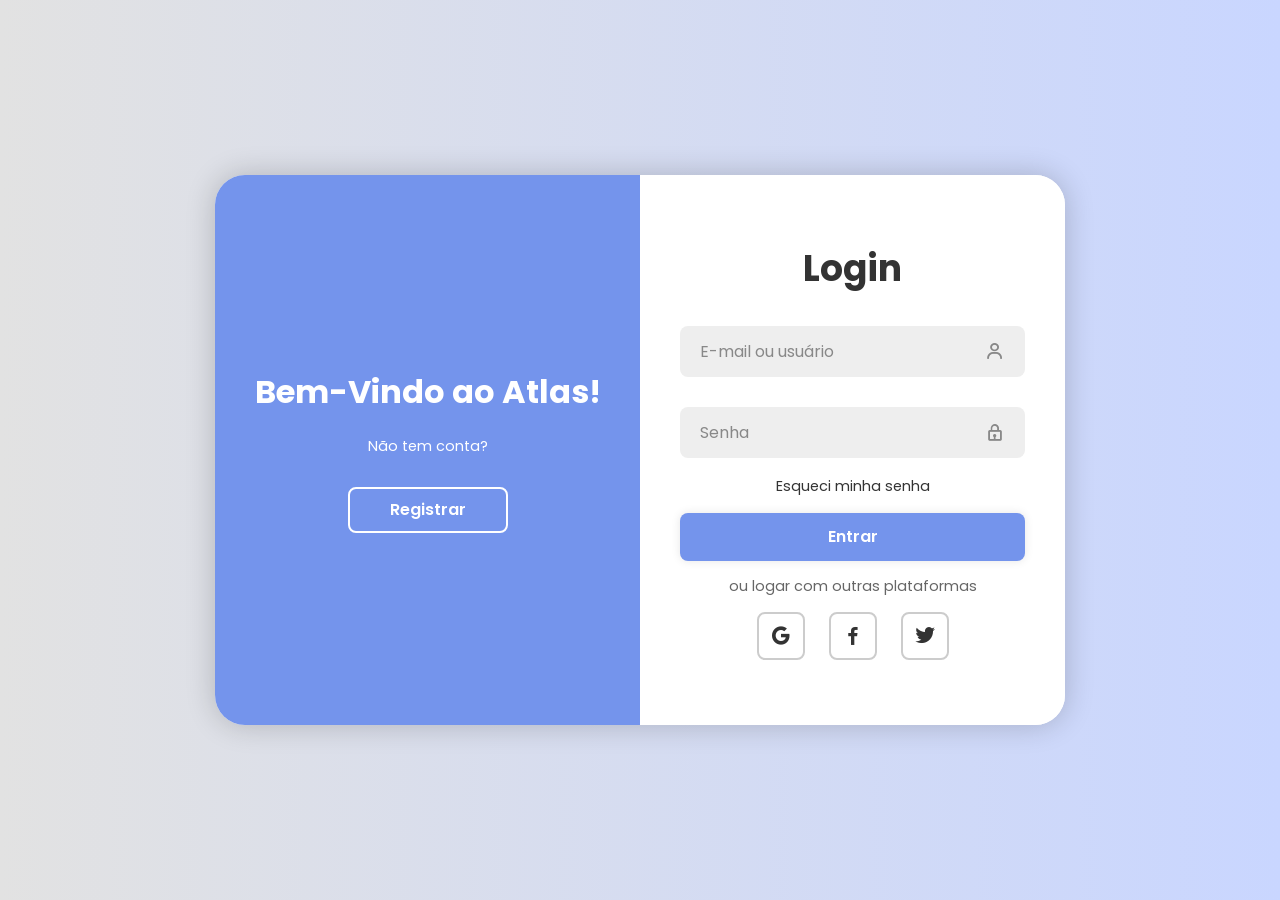
<file: index.html>
<!DOCTYPE html>
<html lang="pt-BR">
<head>
    <meta charset="UTF-8">
    <meta name="viewport" content="width=device-width, initial-scale=1.0">
    <title>Login & Registro - Atlas</title>
  <link rel="stylesheet" href="tela.css">
    <link href='https://unpkg.com/boxicons@2.1.4/css/boxicons.min.css' rel='stylesheet'>
</head>
<body>
  <div class="container">

    <!-- FORMULÁRIO DE LOGIN -->
    <div class="form-box login">
      <div class="form-inner">
        <h1>Login</h1>

        <div class="input-box">
          <input type="text" id="login-user" placeholder="E-mail ou usuário" required>
          <i class='bx bx-user'></i>
        </div>

        <div class="input-box">
          <input type="password" id="login-pass" placeholder="Senha" required>
          <i class='bx bx-lock'></i>
        </div>

        <div class="forgot-link">
          <a href="esq_senha.html">Esqueci minha senha</a>
        </div>

        <!--
          IMPORTANTE: type="button" evita que o <form> recarregue a página.
          onclick="handleLogin()" chama a função do script.js.
        -->
        <button type="button" class="btn" onclick="handleLogin()">Entrar</button>

        <p>ou logar com outras plataformas</p>
        <div class="social-icons">
          <a href="#"><i class='bx bxl-google'></i></a>
          <a href="#"><i class='bx bxl-facebook'></i></a>
          <a href="#"><i class='bx bxl-twitter'></i></a>
        </div>
      </div>
    </div>

    <!-- FORMULÁRIO DE REGISTRO -->
    <div class="form-box register">
      <div class="form-inner">
        <h1>Registrar</h1>

        <div class="input-box">
          <input type="text" id="reg-nome" placeholder="Seu nome" required>
          <i class='bx bx-user'></i>
        </div>
        <div class="input-box">
          <input type="email" id="reg-email" placeholder="E-mail" required>
          <i class='bx bx-envelope'></i>
        </div>
        <div class="input-box">
          <input type="password" id="reg-pass" placeholder="Senha (mín. 6 caracteres)" required>
          <i class='bx bx-lock'></i>
        </div>

        <!-- type="button" + onclick — mesma razão do login acima -->
        <button type="button" class="btn" onclick="handleRegister()">Criar conta</button>

        <p>ou registrar com outras plataformas</p>
        <div class="social-icons">
          <a href="#"><i class='bx bxl-google'></i></a>
          <a href="#"><i class='bx bxl-facebook'></i></a>
          <a href="#"><i class='bx bxl-twitter'></i></a>
        </div>
      </div>
    </div>

    <!-- PAINEL DE TOGGLE (fundo azul deslizante) -->
    <div class="toggle-box">
      <div class="toggle-panel toggle-left">
        <h1>Bem-Vindo ao Atlas!</h1>
        <p>Não tem conta?</p>
        <button class="btn register-btn">Registrar</button>
      </div>
      <div class="toggle-panel toggle-right">
        <h1>Bem-vindo de volta!</h1>
        <p>Já tem conta?</p>
        <button class="btn login-btn">Login</button>
      </div>
    </div>

  </div>

  <script src="script.js"></script>
</body>
</html>
</file>
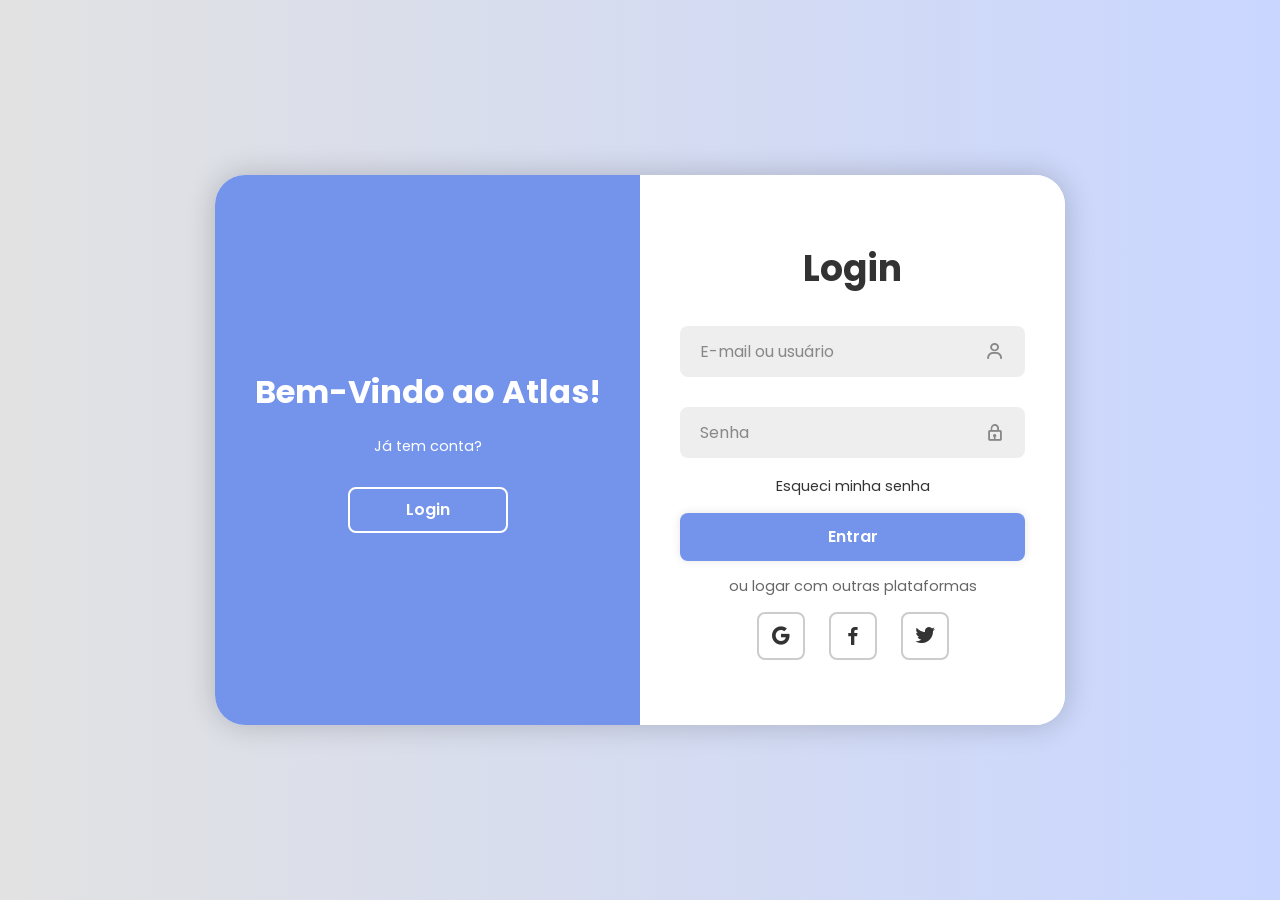
<file: pasta_login_registrar/index.html>
<!DOCTYPE html>
<html lang="pt-BR">
<head>
    <meta charset="UTF-8">
    <meta name="viewport" content="width=device-width, initial-scale=1.0">
    <title>Login & Registro - Atlas</title>
    <link rel="stylesheet" href="style.css">
    <link href='https://unpkg.com/boxicons@2.1.4/css/boxicons.min.css' rel='stylesheet'>
</head>
<body>
  <div class="container">

    <!-- FORMULÁRIO DE LOGIN -->
    <div class="form-box login">
      <div class="form-inner">
        <h1>Login</h1>

        <div class="input-box">
          <input type="text" id="login-user" placeholder="E-mail ou usuário" required>
          <i class='bx bx-user'></i>
        </div>

        <div class="input-box">
          <input type="password" id="login-pass" placeholder="Senha" required>
          <i class='bx bx-lock'></i>
        </div>

        <div class="forgot-link">
          <a href="../esqueci_senha/esq_senha.html">Esqueci minha senha</a>
        </div>

        <!--
          IMPORTANTE: type="button" evita que o <form> recarregue a página.
          onclick="handleLogin()" chama a função do script.js.
        -->
        <button type="button" class="btn" onclick="handleLogin()">Entrar</button>

        <p>ou logar com outras plataformas</p>
        <div class="social-icons">
          <a href="#"><i class='bx bxl-google'></i></a>
          <a href="#"><i class='bx bxl-facebook'></i></a>
          <a href="#"><i class='bx bxl-twitter'></i></a>
        </div>
      </div>
    </div>

    <!-- FORMULÁRIO DE REGISTRO -->
    <div class="form-box register">
      <div class="form-inner">
        <h1>Registrar</h1>

        <div class="input-box">
          <input type="text" id="reg-nome" placeholder="Seu nome" required>
          <i class='bx bx-user'></i>
        </div>
        <div class="input-box">
          <input type="email" id="reg-email" placeholder="E-mail" required>
          <i class='bx bx-envelope'></i>
        </div>
        <div class="input-box">
          <input type="password" id="reg-pass" placeholder="Senha (mín. 6 caracteres)" required>
          <i class='bx bx-lock'></i>
        </div>

        <!-- type="button" + onclick — mesma razão do login acima -->
        <button type="button" class="btn" onclick="handleRegister()">Criar conta</button>

        <p>ou registrar com outras plataformas</p>
        <div class="social-icons">
          <a href="#"><i class='bx bxl-google'></i></a>
          <a href="#"><i class='bx bxl-facebook'></i></a>
          <a href="#"><i class='bx bxl-twitter'></i></a>
        </div>
      </div>
    </div>

    <!-- PAINEL DE TOGGLE (fundo azul deslizante) -->
    <div class="toggle-box">
      <div class="toggle-panel toggle-left">
        <h1>Bem-Vindo ao Atlas!</h1>
        <p>Já tem conta?</p>
        <button class="btn register-btn">Login</button>
      </div>
      <div class="toggle-panel toggle-right">
        <h1>Bem-vindo de volta!</h1>
        <p>Não tem conta?</p>
        <button class="btn login-btn">Registrar</button>
      </div>
    </div>

  </div>

  <script src="script.js"></script>
</body>
</html>
</file>
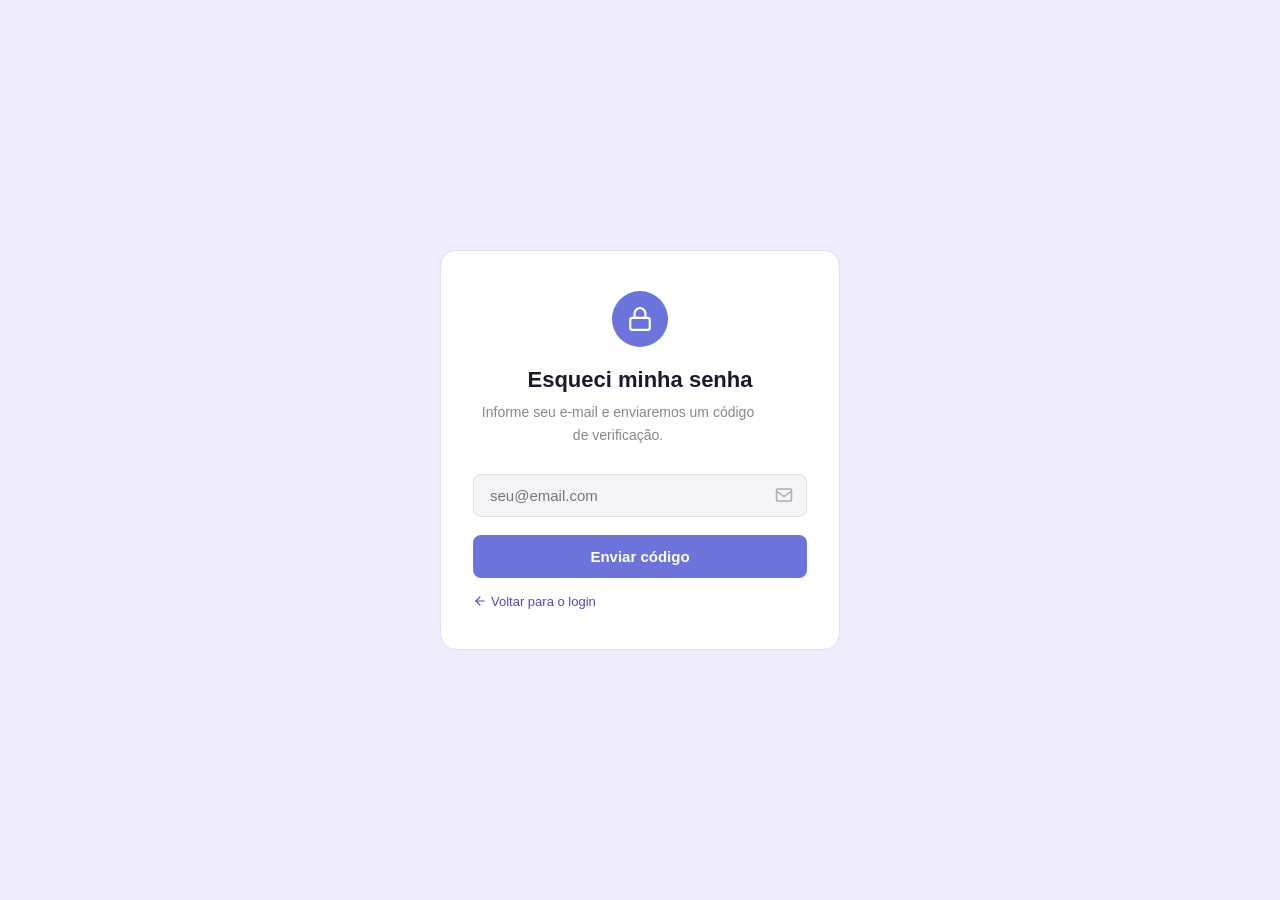
<file: esq_senha.html>
<!DOCTYPE html>
<html lang="pt-BR">
<head>
  <meta charset="UTF-8" />
  <meta name="viewport" content="width=device-width, initial-scale=1.0"/>
  <title>Esqueci minha senha - Atlas</title>
  <link rel="stylesheet" href="style.css" />
</head>
<body>

  <div class="card">

    <div class="logo-circle">
      <svg viewBox="0 0 24 24"><rect x="3" y="11" width="18" height="11" rx="2"/><path d="M7 11V7a5 5 0 0 1 10 0v4"/></svg>
    </div>

    <h1>Esqueci minha senha</h1>

    <!-- ETAPA 1: E-MAIL -->
    <div id="step1">
      <p class="subtitle">Informe seu e-mail e enviaremos um código de verificação.</p>

      <div class="field">
        <input type="email" id="emailInput" placeholder="seu@email.com" />
        <svg viewBox="0 0 24 24"><rect x="2" y="4" width="20" height="16" rx="2"/><path d="m2 7 10 7 10-7"/></svg>
      </div>

      <button class="btn-primary" onclick="sendCode()">Enviar código</button>

      <a class="back-link" href="index.html">
        <svg width="14" height="14" viewBox="0 0 24 24" fill="none" stroke="#534AB7" stroke-width="2" stroke-linecap="round" stroke-linejoin="round"><path d="M19 12H5"/><path d="m12 5-7 7 7 7"/></svg>
        Voltar para o login
      </a>
    </div>

    <!-- ETAPA 2: CÓDIGO -->
    <div id="step2">
      <span class="email-tag" id="emailTag"></span>
      <p class="subtitle">Digite o código de 6 dígitos enviado para o seu e-mail.</p>

      <span class="code-label">Código de verificação</span>
      <div class="code-inputs">
        <input type="text" maxlength="1" class="code-digit" />
        <input type="text" maxlength="1" class="code-digit" />
        <input type="text" maxlength="1" class="code-digit" />
        <input type="text" maxlength="1" class="code-digit" />
        <input type="text" maxlength="1" class="code-digit" />
        <input type="text" maxlength="1" class="code-digit" />
      </div>

      <button class="btn-primary" id="verifyBtn" onclick="verifyCode()">Verificar código</button>

      <p class="resend">Não recebeu o código? <a onclick="resendCode()">Reenviar</a></p>

      <a class="back-link" onclick="goBack()">
        <svg width="14" height="14" viewBox="0 0 24 24" fill="none" stroke="#534AB7" stroke-width="2" stroke-linecap="round" stroke-linejoin="round"><path d="M19 12H5"/><path d="m12 5-7 7 7 7"/></svg>
        Alterar e-mail
      </a>
    </div>

  </div>

  <!-- JavaScript agora em arquivo separado -->
  <script src="esq_senha.js"></script>

</body>
</html>
</file>
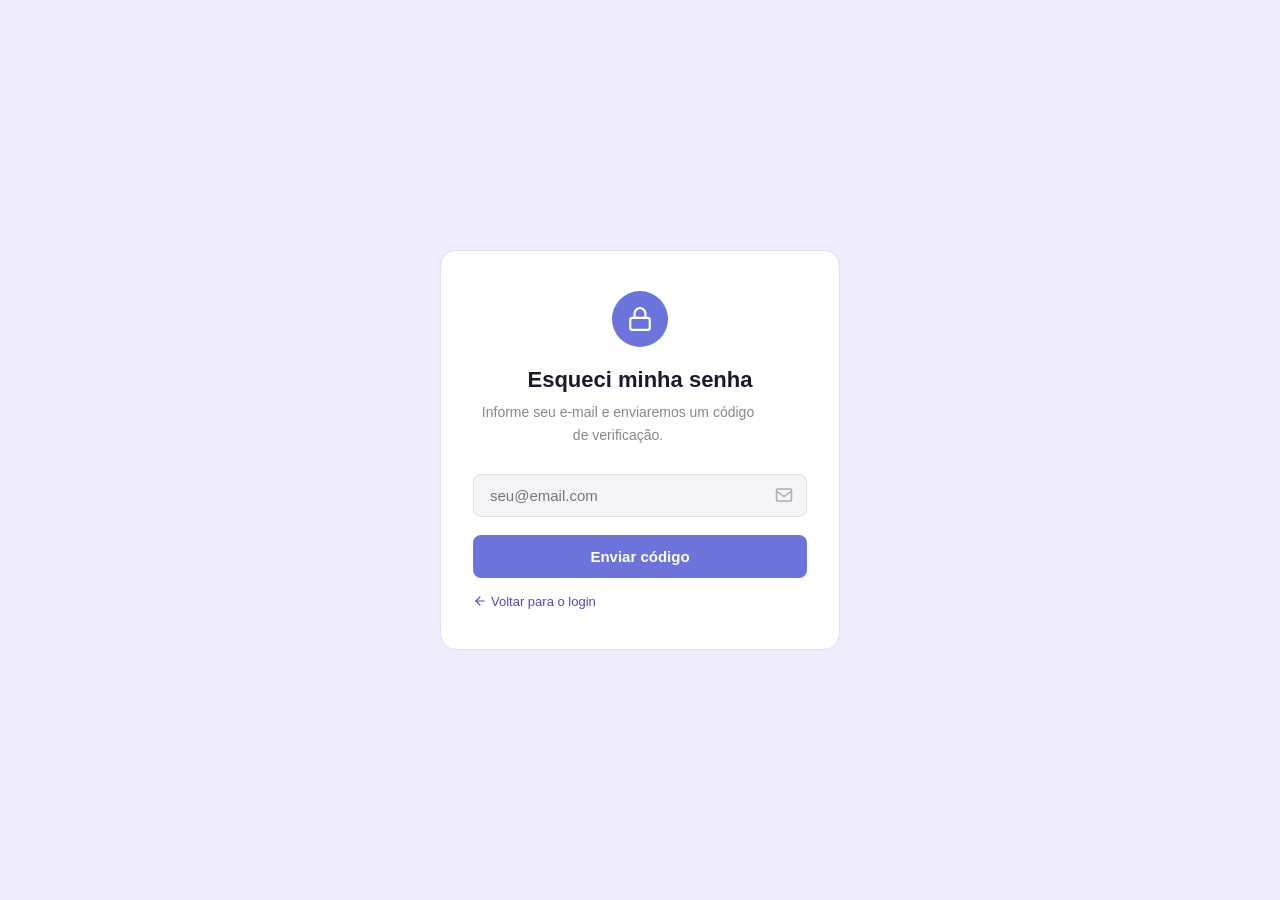
<file: esqueci_senha/esq_senha.html>
<!DOCTYPE html>
<html lang="pt-BR">
<head>
  <meta charset="UTF-8" />
  <meta name="viewport" content="width=device-width, initial-scale=1.0"/>
  <title>Esqueci minha senha - Atlas</title>
  <link rel="stylesheet" href="style.css" />
</head>
<body>

  <div class="card">

    <div class="logo-circle">
      <svg viewBox="0 0 24 24"><rect x="3" y="11" width="18" height="11" rx="2"/><path d="M7 11V7a5 5 0 0 1 10 0v4"/></svg>
    </div>

    <h1>Esqueci minha senha</h1>

    <!-- ETAPA 1: E-MAIL -->
    <div id="step1">
      <p class="subtitle">Informe seu e-mail e enviaremos um código de verificação.</p>

      <div class="field">
        <input type="email" id="emailInput" placeholder="seu@email.com" />
        <svg viewBox="0 0 24 24"><rect x="2" y="4" width="20" height="16" rx="2"/><path d="m2 7 10 7 10-7"/></svg>
      </div>

      <button class="btn-primary" onclick="sendCode()">Enviar código</button>

      <a class="back-link" href="../pasta_login_registrar/index.html">
        <svg width="14" height="14" viewBox="0 0 24 24" fill="none" stroke="#534AB7" stroke-width="2" stroke-linecap="round" stroke-linejoin="round"><path d="M19 12H5"/><path d="m12 5-7 7 7 7"/></svg>
        Voltar para o login
      </a>
    </div>

    <!-- ETAPA 2: CÓDIGO -->
    <div id="step2">
      <span class="email-tag" id="emailTag"></span>
      <p class="subtitle">Digite o código de 6 dígitos enviado para o seu e-mail.</p>

      <span class="code-label">Código de verificação</span>
      <div class="code-inputs">
        <input type="text" maxlength="1" class="code-digit" />
        <input type="text" maxlength="1" class="code-digit" />
        <input type="text" maxlength="1" class="code-digit" />
        <input type="text" maxlength="1" class="code-digit" />
        <input type="text" maxlength="1" class="code-digit" />
        <input type="text" maxlength="1" class="code-digit" />
      </div>

      <button class="btn-primary" id="verifyBtn" onclick="verifyCode()">Verificar código</button>

      <p class="resend">Não recebeu o código? <a onclick="resendCode()">Reenviar</a></p>

      <a class="back-link" onclick="goBack()">
        <svg width="14" height="14" viewBox="0 0 24 24" fill="none" stroke="#534AB7" stroke-width="2" stroke-linecap="round" stroke-linejoin="round"><path d="M19 12H5"/><path d="m12 5-7 7 7 7"/></svg>
        Alterar e-mail
      </a>
    </div>

  </div>

  <!-- JavaScript agora em arquivo separado -->
  <script src="esq_senha.js"></script>

</body>
</html>
</file>
<file: tela.css>
@import url('https://fonts.googleapis.com/css2?family=Poppins:wght@300;400;500;600;700;800;900&display=swap');

* {
    margin: 0;
    padding: 0;
    box-sizing: border-box;
    font-family: 'Poppins', sans-serif;
}

body {
    display: flex;
    justify-content: center;
    align-items: center;
    min-height: 100vh;
    background: linear-gradient(90deg, #e2e2e2, #c9d6ff);
}

.container {
    position: relative;
    width: 850px;
    height: 550px;
    background: #fff;
    border-radius: 30px;
    box-shadow: 0 0 30px rgba(0, 0, 0, .2);
    overflow: hidden;
}

/* Form Boxes */
.form-box {
    position: absolute;
    width: 50%;
    height: 100%;
    display: flex;
    align-items: center;
    color: #333;
    text-align: center;
    padding: 40px;
    transition: .6s ease-in-out;
    background: #ffffff;
}

/* Login Form - começa visível à DIREITA */
.form-box.login {
    right: 0;
    z-index: 10;
}

/* Quando active, login vai para a DIREITA e some */
.container.active .form-box.login {
    right: -50%;
    opacity: 0;
    visibility: hidden;
    z-index: 5;
}

/* Register Form - começa fora da tela à ESQUERDA */
.form-box.register {
    left: -50%;
    z-index: 5;
    opacity: 0;
    visibility: hidden;
}

/* Quando active, registro vem da ESQUERDA para a tela */
.container.active .form-box.register {
    left: 0;
    z-index: 10;
    opacity: 1;
    visibility: visible;
}

form,
.form-inner {
    width: 100%;
}

.container h1 {
    font-size: 36px;
    margin: 0 0 5px;
}

/* Registro tem 3 campos — reduz o espaço entre eles para caber bem */
.form-box.register .input-box,
.container.active .form-box.register .input-box {
    margin: 18px 0;
}

.input-box {
    position: relative;
    margin: 30px 0;
}

.input-box input {
    width: 100%;
    padding: 13px 50px 13px 20px;
    background: #eee;
    border-radius: 8px;
    border: none;
    outline: none;
    font-size: 16px;
    color: #333;
    font-weight: 500;
}

.input-box input:focus {
    border: 2px solid #7494ec;
    background: #fff;
}

.input-box input::placeholder {
    color: #888;
    font-weight: 400;
}

.input-box i {
    position: absolute;
    right: 20px;
    top: 50%;
    transform: translateY(-50%);
    font-size: 20px;
    color: #888;
}

.forgot-link {
    margin: -15px 0 15px;
}

.forgot-link a {
    font-size: 14.5px;
    color: #333;
    text-decoration: none;
}

.forgot-link a:hover {
    text-decoration: underline;
    color: #7494ec;
}

.btn {
    width: 100%;
    height: 48px;
    background: #7494ec;
    border-radius: 8px;
    box-shadow: 0 0 10px rgba(0, 0, 0, .1);
    border: none;
    cursor: pointer;
    font-size: 16px;
    color: #fff;
    font-weight: 600;
    transition: .3s;
}

.btn:hover {
    background: #5a7ad4;
    transform: scale(1.02);
}

/* Ajuste de cor do texto "ou logar com..." */
.form-box p {
    margin: 15px 0;
    font-size: 14.5px;
    color: #666;
}

.social-icons {
    margin-top: 10px;
}

.social-icons a {
    display: inline-flex;
    padding: 10px;
    border: 2px solid #ccc;
    border-radius: 8px;
    font-size: 24px;
    color: #333;
    text-decoration: none;
    margin: 0 10px;
    transition: .3s;
}

.social-icons a:hover {
    background: #7494ec;
    color: #fff;
    border-color: #7494ec;
    transform: translateY(-3px);
}

/* Toggle Box */
.toggle-box {
    position: absolute;
    top: 0;
    left: 0;
    width: 100%;
    height: 100%;
}

/* Fundo azul que desliza */
.toggle-box::before {
    content: '';
    position: absolute;
    left: -250%;
    width: 300%;
    height: 100%;
    background: #7494ec;
    z-index: 2;
    transition: 1.2s ease-in-out;
}

.container.active .toggle-box::before {
    left: -50%;
}

/* Panels de toggle */
.toggle-panel {
    position: absolute;
    width: 50%;
    height: 100%;
    color: #fff;
    display: flex;
    flex-direction: column;
    justify-content: center;
    align-items: center;
    z-index: 3;
    transition: .6s ease-in-out;
}

/* Left Panel - começa visível à ESQUERDA */
.toggle-panel.toggle-left {
    left: 0;
    transition-delay: .3s;
}

/* Quando active, left panel sai para a ESQUERDA */
.container.active .toggle-panel.toggle-left {
    left: -50%;
    transition-delay: 0s;
}

/* Right Panel - começa fora à DIREITA */
.toggle-panel.toggle-right {
    right: -50%;
    transition-delay: 0s;
}

/* Quando active, right panel entra pela DIREITA */
.container.active .toggle-panel.toggle-right {
    right: 0;
    transition-delay: .3s;
}

.toggle-panel h1 {
    color: #fff;
    margin-bottom: 20px;
    font-size: 32px;
}

.toggle-panel p {
    margin-bottom: 20px;
    color: #fff;
    font-size: 14.5px;
}

.toggle-panel .btn {
    width: 160px;
    height: 46px;
    background: transparent;
    border: 2px solid #fff;
    box-shadow: none;
    margin-top: 10px;
    cursor: pointer;
}

.toggle-panel .btn:hover {
    background: #fff;
    color: #375a88;
    transform: scale(1.05);
}
</file>
<file: pasta_login_registrar/style.css>
@import url('https://fonts.googleapis.com/css2?family=Poppins:wght@300;400;500;600;700;800;900&display=swap');

* {
    margin: 0;
    padding: 0;
    box-sizing: border-box;
    font-family: 'Poppins', sans-serif;
}

body {
    display: flex;
    justify-content: center;
    align-items: center;
    min-height: 100vh;
    background: linear-gradient(90deg, #e2e2e2, #c9d6ff);
}

.container {
    position: relative;
    width: 850px;
    height: 550px;
    background: #fff;
    border-radius: 30px;
    box-shadow: 0 0 30px rgba(0, 0, 0, .2);
    overflow: hidden;
}

/* Form Boxes */
.form-box {
    position: absolute;
    width: 50%;
    height: 100%;
    display: flex;
    align-items: center;
    color: #333;
    text-align: center;
    padding: 40px;
    transition: .6s ease-in-out;
    background: #ffffff;
}

/* Login Form - começa visível à DIREITA */
.form-box.login {
    right: 0;
    z-index: 10;
}

/* Quando active, login vai para a DIREITA e some */
.container.active .form-box.login {
    right: -50%;
    opacity: 0;
    visibility: hidden;
    z-index: 5;
}

/* Register Form - começa fora da tela à ESQUERDA */
.form-box.register {
    left: -50%;
    z-index: 5;
    opacity: 0;
    visibility: hidden;
}

/* Quando active, registro vem da ESQUERDA para a tela */
.container.active .form-box.register {
    left: 0;
    z-index: 10;
    opacity: 1;
    visibility: visible;
}

form,
.form-inner {
    width: 100%;
}

.container h1 {
    font-size: 36px;
    margin: 0 0 5px;
}

/* Registro tem 3 campos — reduz o espaço entre eles para caber bem */
.form-box.register .input-box,
.container.active .form-box.register .input-box {
    margin: 18px 0;
}

.input-box {
    position: relative;
    margin: 30px 0;
}

.input-box input {
    width: 100%;
    padding: 13px 50px 13px 20px;
    background: #eee;
    border-radius: 8px;
    border: none;
    outline: none;
    font-size: 16px;
    color: #333;
    font-weight: 500;
}

.input-box input:focus {
    border: 2px solid #7494ec;
    background: #fff;
}

.input-box input::placeholder {
    color: #888;
    font-weight: 400;
}

.input-box i {
    position: absolute;
    right: 20px;
    top: 50%;
    transform: translateY(-50%);
    font-size: 20px;
    color: #888;
}

.forgot-link {
    margin: -15px 0 15px;
}

.forgot-link a {
    font-size: 14.5px;
    color: #333;
    text-decoration: none;
}

.forgot-link a:hover {
    text-decoration: underline;
    color: #7494ec;
}

.btn {
    width: 100%;
    height: 48px;
    background: #7494ec;
    border-radius: 8px;
    box-shadow: 0 0 10px rgba(0, 0, 0, .1);
    border: none;
    cursor: pointer;
    font-size: 16px;
    color: #fff;
    font-weight: 600;
    transition: .3s;
}

.btn:hover {
    background: #5a7ad4;
    transform: scale(1.02);
}

/* Ajuste de cor do texto "ou logar com..." */
.form-box p {
    margin: 15px 0;
    font-size: 14.5px;
    color: #666;
}

.social-icons {
    margin-top: 10px;
}

.social-icons a {
    display: inline-flex;
    padding: 10px;
    border: 2px solid #ccc;
    border-radius: 8px;
    font-size: 24px;
    color: #333;
    text-decoration: none;
    margin: 0 10px;
    transition: .3s;
}

.social-icons a:hover {
    background: #7494ec;
    color: #fff;
    border-color: #7494ec;
    transform: translateY(-3px);
}

/* Toggle Box */
.toggle-box {
    position: absolute;
    top: 0;
    left: 0;
    width: 100%;
    height: 100%;
}

/* Fundo azul que desliza */
.toggle-box::before {
    content: '';
    position: absolute;
    left: -250%;
    width: 300%;
    height: 100%;
    background: #7494ec;
    z-index: 2;
    transition: 1.2s ease-in-out;
}

.container.active .toggle-box::before {
    left: -50%;
}

/* Panels de toggle */
.toggle-panel {
    position: absolute;
    width: 50%;
    height: 100%;
    color: #fff;
    display: flex;
    flex-direction: column;
    justify-content: center;
    align-items: center;
    z-index: 3;
    transition: .6s ease-in-out;
}

/* Left Panel - começa visível à ESQUERDA */
.toggle-panel.toggle-left {
    left: 0;
    transition-delay: .3s;
}

/* Quando active, left panel sai para a ESQUERDA */
.container.active .toggle-panel.toggle-left {
    left: -50%;
    transition-delay: 0s;
}

/* Right Panel - começa fora à DIREITA */
.toggle-panel.toggle-right {
    right: -50%;
    transition-delay: 0s;
}

/* Quando active, right panel entra pela DIREITA */
.container.active .toggle-panel.toggle-right {
    right: 0;
    transition-delay: .3s;
}

.toggle-panel h1 {
    color: #fff;
    margin-bottom: 20px;
    font-size: 32px;
}

.toggle-panel p {
    margin-bottom: 20px;
    color: #fff;
    font-size: 14.5px;
}

.toggle-panel .btn {
    width: 160px;
    height: 46px;
    background: transparent;
    border: 2px solid #fff;
    box-shadow: none;
    margin-top: 10px;
    cursor: pointer;
}

.toggle-panel .btn:hover {
    background: #fff;
    color: #375a88;
    transform: scale(1.05);
}
</file>
<file: style.css>
* {
  box-sizing: border-box;
  margin: 0;
  padding: 0;
}

body {
  font-family: 'Segoe UI', sans-serif;
  background: #EEEDFE;
  min-height: 100vh;
  display: flex;
  align-items: center;
  justify-content: center;
}

.card {
  background: #ffffff;
  border-radius: 16px;
  border: 1px solid #e0dff5;
  padding: 2.5rem 2rem;
  width: 100%;
  max-width: 400px;
  display: flex;
  flex-direction: column;
  align-items: center;
}

.logo-circle {
  width: 56px;
  height: 56px;
  border-radius: 50%;
  background: #6C74DC;
  display: flex;
  align-items: center;
  justify-content: center;
  margin-bottom: 1.25rem;
}

.logo-circle svg {
  width: 26px;
  height: 26px;
  stroke: white;
  fill: none;
  stroke-width: 2;
  stroke-linecap: round;
  stroke-linejoin: round;
}

h1 {
  font-size: 22px;
  font-weight: 700;
  color: #1a1a2e;
  margin-bottom: 8px;
}

.subtitle {
  font-size: 14px;
  color: #888;
  text-align: center;
  line-height: 1.6;
  margin-bottom: 1.75rem;
  max-width: 290px;
}

.email-tag {
  font-size: 12px;
  padding: 4px 12px;
  border-radius: 99px;
  background: #EEEDFE;
  color: #534AB7;
  font-weight: 600;
  margin-bottom: 1rem;
}

.field {
  position: relative;
  width: 100%;
  margin-bottom: 14px;
}

.field input {
  width: 100%;
  padding: 12px 44px 12px 16px;
  border-radius: 8px;
  border: 1px solid #ddd;
  background: #f4f5f9;
  font-size: 15px;
  color: #333;
  outline: none;
  transition: border-color 0.2s, box-shadow 0.2s;
}

.field input:focus {
  border-color: #6C74DC;
  box-shadow: 0 0 0 3px #EEEDFE;
  background: #fff;
}

.field input.error {
  border-color: #e24b4a;
}

.field svg {
  position: absolute;
  right: 14px;
  top: 50%;
  transform: translateY(-50%);
  width: 18px;
  height: 18px;
  stroke: #aaa;
  fill: none;
  stroke-width: 2;
  stroke-linecap: round;
  stroke-linejoin: round;
  pointer-events: none;
}

.btn-primary {
  width: 100%;
  padding: 13px;
  background: #6C74DC;
  color: white;
  border: none;
  border-radius: 8px;
  font-size: 15px;
  font-weight: 700;
  cursor: pointer;
  margin-top: 4px;
  transition: background 0.2s;
}

.btn-primary:hover {
  background: #5a62c8;
}

.btn-primary.success {
  background: #1D9E75;
  cursor: default;
}

.code-label {
  font-size: 14px;
  color: #555;
  margin-bottom: 12px;
  display: block;
  text-align: center;
}

.code-inputs {
  display: flex;
  gap: 10px;
  justify-content: center;
  margin-bottom: 20px;
  width: 100%;
}

.code-inputs input {
  width: 48px;
  height: 54px;
  text-align: center;
  font-size: 22px;
  font-weight: 700;
  border-radius: 8px;
  border: 1px solid #ddd;
  background: #f4f5f9;
  color: #333;
  outline: none;
  transition: border-color 0.2s, box-shadow 0.2s;
}

.code-inputs input:focus {
  border-color: #6C74DC;
  box-shadow: 0 0 0 3px #EEEDFE;
  background: #fff;
}

.code-inputs input.error {
  border-color: #e24b4a;
}

.code-inputs input.success {
  border-color: #1D9E75;
  background: #E1F5EE;
}

.resend {
  font-size: 13px;
  color: #888;
  text-align: center;
  margin-top: 12px;
}

.resend a {
  color: #534AB7;
  text-decoration: none;
  font-weight: 600;
  cursor: pointer;
}

.resend a:hover {
  text-decoration: underline;
}

.back-link {
  display: flex;
  align-items: center;
  gap: 4px;
  font-size: 13px;
  color: #534AB7;
  margin-top: 16px;
  cursor: pointer;
  text-decoration: none;
  font-weight: 500;
}

.back-link:hover {
  text-decoration: underline;
}

#step2 {
  display: none;
  width: 100%;
  flex-direction: column;
  align-items: center;
}

#step1 {
  width: 100%;
}
</file>
<file: esqueci_senha/style.css>
* {
  box-sizing: border-box;
  margin: 0;
  padding: 0;
}

body {
  font-family: 'Segoe UI', sans-serif;
  background: #EEEDFE;
  min-height: 100vh;
  display: flex;
  align-items: center;
  justify-content: center;
}

.card {
  background: #ffffff;
  border-radius: 16px;
  border: 1px solid #e0dff5;
  padding: 2.5rem 2rem;
  width: 100%;
  max-width: 400px;
  display: flex;
  flex-direction: column;
  align-items: center;
}

.logo-circle {
  width: 56px;
  height: 56px;
  border-radius: 50%;
  background: #6C74DC;
  display: flex;
  align-items: center;
  justify-content: center;
  margin-bottom: 1.25rem;
}

.logo-circle svg {
  width: 26px;
  height: 26px;
  stroke: white;
  fill: none;
  stroke-width: 2;
  stroke-linecap: round;
  stroke-linejoin: round;
}

h1 {
  font-size: 22px;
  font-weight: 700;
  color: #1a1a2e;
  margin-bottom: 8px;
}

.subtitle {
  font-size: 14px;
  color: #888;
  text-align: center;
  line-height: 1.6;
  margin-bottom: 1.75rem;
  max-width: 290px;
}

.email-tag {
  font-size: 12px;
  padding: 4px 12px;
  border-radius: 99px;
  background: #EEEDFE;
  color: #534AB7;
  font-weight: 600;
  margin-bottom: 1rem;
}

.field {
  position: relative;
  width: 100%;
  margin-bottom: 14px;
}

.field input {
  width: 100%;
  padding: 12px 44px 12px 16px;
  border-radius: 8px;
  border: 1px solid #ddd;
  background: #f4f5f9;
  font-size: 15px;
  color: #333;
  outline: none;
  transition: border-color 0.2s, box-shadow 0.2s;
}

.field input:focus {
  border-color: #6C74DC;
  box-shadow: 0 0 0 3px #EEEDFE;
  background: #fff;
}

.field input.error {
  border-color: #e24b4a;
}

.field svg {
  position: absolute;
  right: 14px;
  top: 50%;
  transform: translateY(-50%);
  width: 18px;
  height: 18px;
  stroke: #aaa;
  fill: none;
  stroke-width: 2;
  stroke-linecap: round;
  stroke-linejoin: round;
  pointer-events: none;
}

.btn-primary {
  width: 100%;
  padding: 13px;
  background: #6C74DC;
  color: white;
  border: none;
  border-radius: 8px;
  font-size: 15px;
  font-weight: 700;
  cursor: pointer;
  margin-top: 4px;
  transition: background 0.2s;
}

.btn-primary:hover {
  background: #5a62c8;
}

.btn-primary.success {
  background: #1D9E75;
  cursor: default;
}

.code-label {
  font-size: 14px;
  color: #555;
  margin-bottom: 12px;
  display: block;
  text-align: center;
}

.code-inputs {
  display: flex;
  gap: 10px;
  justify-content: center;
  margin-bottom: 20px;
  width: 100%;
}

.code-inputs input {
  width: 48px;
  height: 54px;
  text-align: center;
  font-size: 22px;
  font-weight: 700;
  border-radius: 8px;
  border: 1px solid #ddd;
  background: #f4f5f9;
  color: #333;
  outline: none;
  transition: border-color 0.2s, box-shadow 0.2s;
}

.code-inputs input:focus {
  border-color: #6C74DC;
  box-shadow: 0 0 0 3px #EEEDFE;
  background: #fff;
}

.code-inputs input.error {
  border-color: #e24b4a;
}

.code-inputs input.success {
  border-color: #1D9E75;
  background: #E1F5EE;
}

.resend {
  font-size: 13px;
  color: #888;
  text-align: center;
  margin-top: 12px;
}

.resend a {
  color: #534AB7;
  text-decoration: none;
  font-weight: 600;
  cursor: pointer;
}

.resend a:hover {
  text-decoration: underline;
}

.back-link {
  display: flex;
  align-items: center;
  gap: 4px;
  font-size: 13px;
  color: #534AB7;
  margin-top: 16px;
  cursor: pointer;
  text-decoration: none;
  font-weight: 500;
}

.back-link:hover {
  text-decoration: underline;
}

#step2 {
  display: none;
  width: 100%;
  flex-direction: column;
  align-items: center;
}

#step1 {
  width: 100%;
}
</file>
